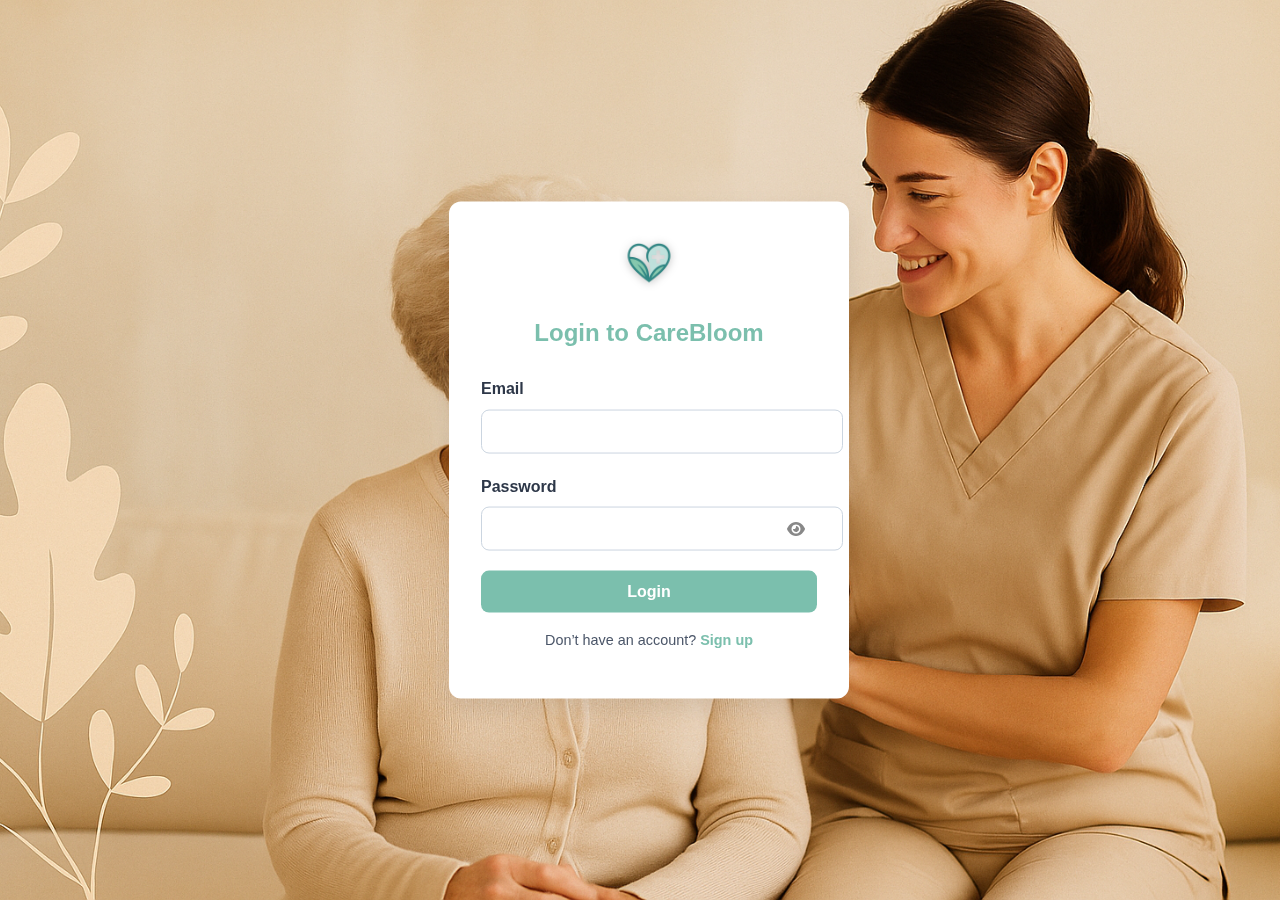
<file: index.html>
<!DOCTYPE html>
<html lang="en">
 <head>
  <meta charset="utf-8"/>
  <meta content="width=device-width, initial-scale=1.0" name="viewport"/>
  <meta content="CareBloom - Your care matters, we're here to help." name="description"/>
  <meta content="care, caregiving, support, health, community, resources" name="keywords"/>
  <title>
   CareBloom
  </title>
  <link href="https://fonts.googleapis.com/css2?family=Poppins:wght@500;600&amp;display=swap" rel="stylesheet"/>
  <link href="https://cdnjs.cloudflare.com/ajax/libs/font-awesome/5.15.4/css/all.min.css" rel="stylesheet"/>
  <link href="style.css" rel="stylesheet"/>
  <style>
   .main-section {
      display: none;
      opacity: 0;
      transform: translateY(20px);
      transition: opacity 0.5s ease, transform 0.5s ease;
    }
    .main-section.active {
      display: block;
      opacity: 1;
      transform: translateY(0);
    }
    .video-wrapper {
      position: relative;
      padding-bottom: 56.25%;
      height: 0;
      overflow: hidden;
      border-radius: 12px;
      box-shadow: 0 4px 12px rgba(0, 0, 0, 0.1);
      margin-top: 4rem;
    }
    .video-wrapper iframe {
      position: absolute;
      top: 0;
      left: 0;
      width: 100%;
      height: 100%;
      border: none;
    }
    .quote-section {
      margin-top: 3rem;
      text-align: center;
    }
    .quote-section blockquote {
      font-size: 1.2rem;
      font-style: italic;
      color: var(--text-color);
    }
    .quote-section cite {
      display: block;
      margin-top: 0.5rem;
      font-size: 0.95rem;
      color: #718096;
    }
    .hamburger-menu {
      display: none;
      flex-direction: column;
      gap: 5px;
      cursor: pointer;
    }
    .hamburger-menu .bar {
      width: 25px;
      height: 3px;
      background-color: var(--text-color);
      border-radius: 2px;
      transition: all 0.3s ease;
    }
    @media (max-width: 768px) {
      .menu-links {
        display: none;
        flex-direction: column;
        background-color: var(--bg-color);
        position: absolute;
        top: 70px;
        right: 20px;
        padding: 1rem;
        border-radius: 10px;
        box-shadow: 0 4px 8px rgba(0,0,0,0.1);
        z-index: 1000;
      }
      .menu-links.open {
        display: flex !important;
      }
      .hamburger-menu {
        display: flex;
      }
    }
  </style>
 </head>
 <body>
  <header>
   <div class="logo-container">
    <img alt="CareBloom Logo" class="logo-img" src="carebloom.lightmode.png"/>
    <span class="brand-name">
     CareBloom
    </span>
   </div>
   <nav id="navbar">
    <div aria-expanded="false" aria-label="Toggle navigation" class="hamburger-menu" id="hamburger-menu">
     <div class="bar">
     </div>
     <div class="bar">
     </div>
     <div class="bar">
     </div>
    </div>
    <div class="menu-links">
     <a class="nav-link" data-section="home" href="#">
      <i class="fas fa-home">
      </i>
      Home
     </a>
     <a class="nav-link" href="Resources.html">
      <i class="fas fa-book">
      </i>
      Resources
     </a>
     <a class="nav-link" href="community.html">
      <i class="fas fa-users">
      </i>
      Community
     </a>
     <a class="nav-link" href="Stories.html">
      <i class="fas fa-comment-dots">
      </i>
      Stories
     </a>
     <a class="nav-link" href="contact.html">
      <i class="fas fa-envelope">
      </i>
      Contact Us
     </a>
     <a class="logout-link" href="#" id="logout-link">
      <i class="fas fa-sign-out-alt">
      </i>
      Logout
     </a>
    </div>
    <button class="btn-toggle" id="dark-mode-toggle">
     🌙
    </button>
   </nav>
  </header>
  <main>
   <section class="hero main-section fade-in" id="home">
    <div class="hero-content slide-in">
     <h1>
      Welcome to CareBloom
     </h1>
     <p>
      Your Care Matters. We&rsquo;re Here to Help 🌿
     </p>
     <button class="btn-primary pulse" id="start-btn">
      Start Your Journey
     </button>
    </div>
    <div class="section" style="margin-top: 4rem;">
     <h2>
      About CareBloom
     </h2>
     <p>
      CareBloom is your safe space for care, healing, and connection. Whether you're a caregiver or seeking support, we're here for you every step of the way.
     </p>
     <div class="cards" style="margin-top: 2rem;">
      <div class="card fade-slide fade-delay-1">
       <i class="fas fa-hand-holding-heart" style="color: #10b981;">
       </i>
       <h3>
        Supportive Community
       </h3>
       <p>
        Connect with others who understand your journey and are ready to help.
       </p>
      </div>
      <div class="card fade-slide fade-delay-2">
       <i class="fas fa-book-medical" style="color: #2563eb;">
       </i>
       <h3>
        Trusted Resources
       </h3>
       <p>
        Access guides, tips, and expert advice tailored for caregivers.
       </p>
      </div>
      <div class="card fade-slide fade-delay-3">
       <i class="fas fa-seedling" style="color: #a3e635;">
       </i>
       <h3>
        Growth &amp; Wellness
       </h3>
       <p>
        Discover ways to take care of your emotional and physical health.
       </p>
      </div>
     </div>
    </div>
    <div class="section" style="margin-top: 4rem;">
     <h2>
      A Day in the Life of a Caregiver
     </h2>
     <p>
      Watch heartfelt stories and experiences from real caregivers.
     </p>
     <div class="video-wrapper">
      <iframe allowfullscreen="" frameborder="0" src="https://www.youtube.com/embed/7EICZGYYSVU" title="Caregiver Video">
      </iframe>
     </div>
    </div>
    <div class="section" style="margin-top: 4rem;">
     <h2>
      Why Choose CareBloom?
     </h2>
     <ul style="text-align: left; max-width: 800px; margin: 1.5rem auto 0; line-height: 1.8;">
      <li>
       ✅ Personalized resources tailored to caregivers' needs
      </li>
      <li>
       ✅ Safe, inclusive community space for connection
      </li>
      <li>
       ✅ Regular updates, webinars, and expert Q&amp;A
      </li>
      <li>
       ✅ Easy-to-navigate interface with dark mode support
      </li>
     </ul>
    </div>
    <div class="section" style="margin-top: 4rem;">
     <h2>
      Caregiver Voices
     </h2>
     <blockquote style="font-style: italic; font-size: 1.1rem; max-width: 700px; margin: 1rem auto; color: #4a5568;">
      &ldquo;CareBloom has truly been a lifeline during my caregiving journey. I&rsquo;ve found a community that understands and supports me every step of the way.&rdquo;
     </blockquote>
     <cite style="display: block; text-align: center; color: #718096;">
      &ndash; Maria L., full-time caregiver
     </cite>
    </div>
    <div class="quote-section section" style="margin-top: 3rem; text-align: center;">
     <blockquote style="font-size: 1.2rem; font-style: italic; color: #4a5568;">
      &ldquo;To care for those who once cared for us is one of the highest honors.&rdquo;
     </blockquote>
     <cite style="display: block; margin-top: 0.5rem; font-size: 0.95rem;">
      &ndash; Tia Walker
     </cite>
    </div>
   </section>
  </main>
  <footer>
   <p>
    &copy; 2025 CareBloom. Nurturing care, every step of the way.
   </p>
  </footer>
  <script src="script.js">
  </script>
 </body>
</html>
</file>
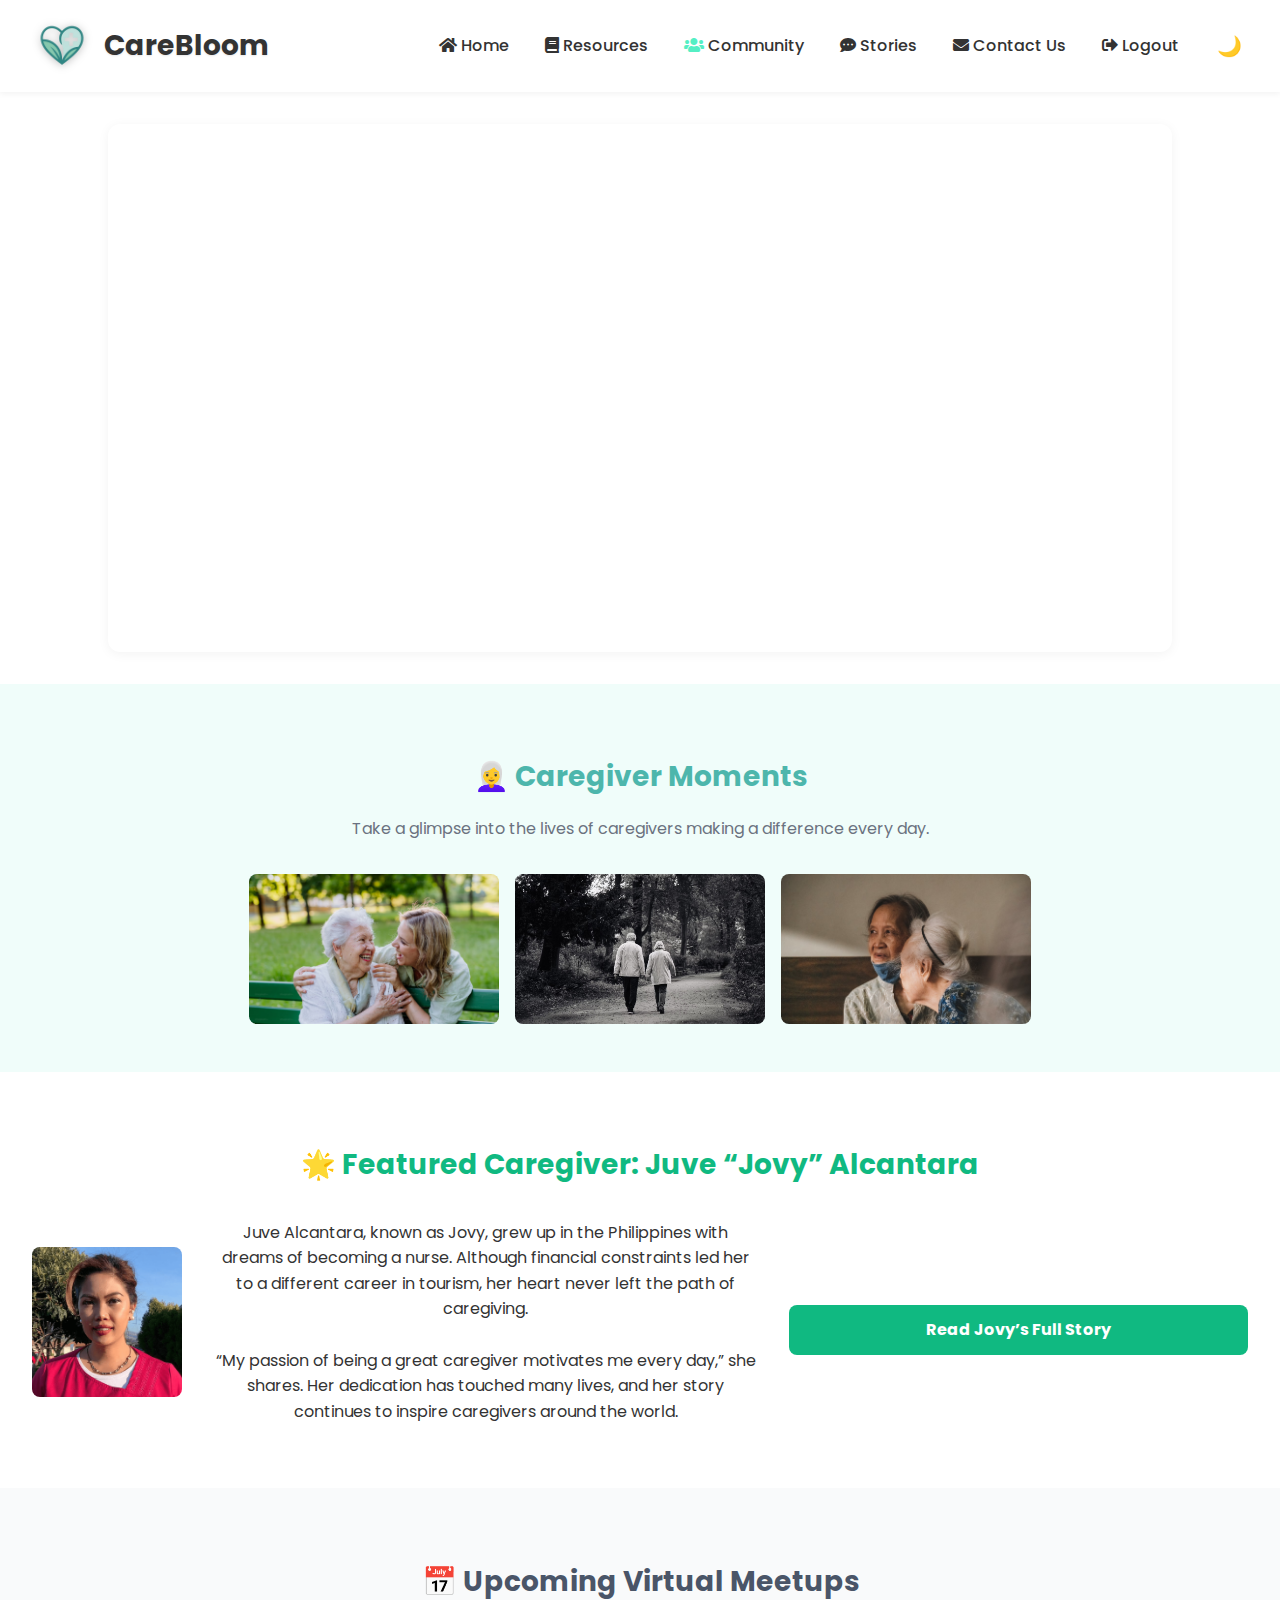
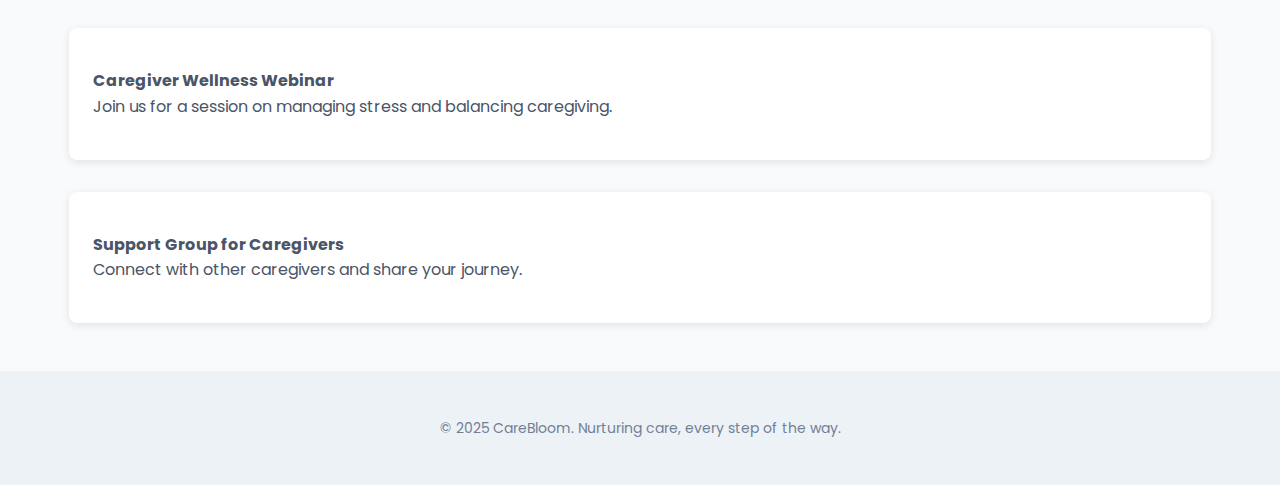
<file: Community.html>
<!DOCTYPE html>
<html lang="en">
<head>
  <meta charset="UTF-8" />
  <meta name="viewport" content="width=device-width, initial-scale=1.0" />
  <meta name="description" content="CareBloom - Connect with the caregiving community." />
  <title>Community - CareBloom</title>
  <link href="https://fonts.googleapis.com/css2?family=Poppins:wght@500;600&display=swap" rel="stylesheet" />
  <link href="https://cdnjs.cloudflare.com/ajax/libs/font-awesome/5.15.4/css/all.min.css" rel="stylesheet" />
  <link href="style.css" rel="stylesheet" />
  <style>
    @keyframes fadeInUp {
      0% {
        opacity: 0;
        transform: translateY(30px);
      }
      100% {
        opacity: 1;
        transform: translateY(0);
      }
    }

    .fade-in-up {
      animation: fadeInUp 0.8s ease forwards;
      opacity: 0;
    }

    .cards .card {
      animation: fadeInUp 0.6s ease forwards;
      opacity: 0;
    }

    .cards .card:nth-child(1) { animation-delay: 0.2s; }
    .cards .card:nth-child(2) { animation-delay: 0.4s; }
    .cards .card:nth-child(3) { animation-delay: 0.6s; }
  </style>
</head>
<body>
  <header>
    <div class="logo-container">
      <img src="carebloom.lightmode.png" alt="CareBloom Logo" class="logo-img">
      <span class="brand-name">CareBloom</span>
    </div>
    <nav id="navbar">
      <div class="hamburger-menu" id="hamburger-menu" aria-label="Toggle navigation" aria-expanded="false">
        <div class="bar"></div>
        <div class="bar"></div>
        <div class="bar"></div>
      </div>
      <div class="menu-links">
        <a href="index.html" class="nav-link"><i class="fas fa-home"></i> Home</a>
        <a href="Resources.html" class="nav-link"><i class="fas fa-book"></i> Resources</a>
        <a href="community.html" class="nav-link active"><i class="fas fa-users"></i> Community</a>
        <a href="Stories.html" class="nav-link"><i class="fas fa-comment-dots"></i> Stories</a>
        <a href="contact.html" class="nav-link"><i class="fas fa-envelope"></i> Contact Us</a>
        <a href="#" id="logout-link" class="logout-link"><i class="fas fa-sign-out-alt"></i> Logout</a>
      </div>
      <button id="dark-mode-toggle" class="btn-toggle">🌙</button>
    </nav>
  </header>

  <main>
    <section class="section main-section active" id="community">
      <h2 class="fade-in-up">Community</h2>
      <p class="fade-in-up">Connect with fellow caregivers and share your journey.</p>
      <div class="cards">
        <article class="card">
          <i class="fas fa-hands-helping"></i>
          <h3>Peer Support</h3>
          <p>Share your stories and find encouragement from other caregivers.</p>
        </article>
        <article class="card">
          <i class="fas fa-users"></i>
          <h3>Care Circles</h3>
          <p>Form or join small groups to exchange advice and support.</p>
        </article>
        <article class="card">
          <i class="fas fa-calendar-alt"></i>
          <h3>Events & Meetups</h3>
          <p>Join virtual meetups and events curated for caregivers.</p>
        </article>
      </div>
    </section>
  
<!-- Caregiver Image Gallery Section -->
<section class="caregiver-gallery">
  <h2>👩‍🦳 Caregiver Moments</h2>
  <p>Take a glimpse into the lives of caregivers making a difference every day.</p>
  <div class="gallery-images">
    <img src="caregiver-1.jpg" alt="Caregiver Image 1">
    <img src="caregiver-2.jpg" alt="Caregiver Image 2">
    <img src="caregiver-3.jpg" alt="Caregiver Image 3">
  </div>
</section>


<!-- Featured Caregiver Story Section -->
<section class="featured-caregiver">
  <h2>🌟 Featured Caregiver: Juve “Jovy” Alcantara</h2>
  <div class="caregiver-story">
    <img src="juve.png" alt="Jovy Alcantara" class="caregiver-image">
    <p>
      Juve Alcantara, known as Jovy, grew up in the Philippines with dreams of becoming a nurse. Although financial constraints led her to a different career in tourism, her heart never left the path of caregiving.
      <br><br>
      “My passion of being a great caregiver motivates me every day,” she shares. Her dedication has touched many lives, and her story continues to inspire caregivers around the world.
    </p>
    <a href="https://www.championthechallenges.org/my-passion-of-being-a-great-caregiver-motivates-me-every-day/" class="btn-primary" target="_blank">
      Read Jovy’s Full Story
    </a>
  </div>
</section>


<!-- Upcoming Events Section -->
<section class="upcoming-events">
  <h2>📅 Upcoming Virtual Meetups</h2>
  <div class="event-list">
    <div class="event-item">
      <p><strong>Caregiver Wellness Webinar</strong><br>Join us for a session on managing stress and balancing caregiving.</p>
    </div>
    <div class="event-item">
      <p><strong>Support Group for Caregivers</strong><br>Connect with other caregivers and share your journey.</p>
    </div>
  </div>
</section>

</main>

  <footer>
    <p>&copy; 2025 CareBloom. Nurturing care, every step of the way.</p>
  </footer>

  <script src="script.js"></script>
</body>
</html>
</file>
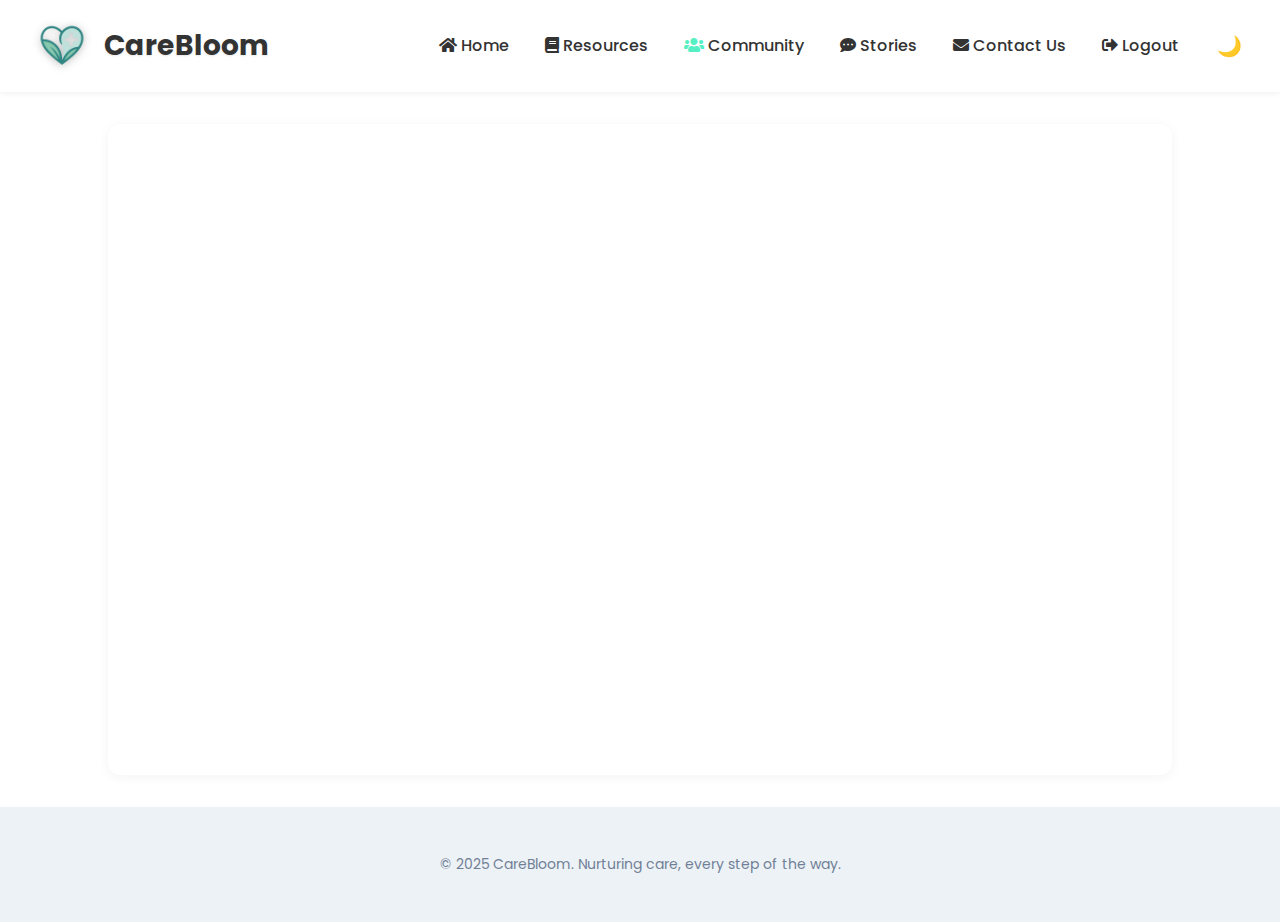
<file: contact.html>
<!DOCTYPE html>
<html lang="en">
<head>
  <meta charset="UTF-8" />
  <meta name="viewport" content="width=device-width, initial-scale=1.0" />
  <meta name="description" content="CareBloom - Contact Us" />
  <title>Contact Us - CareBloom</title>
  <link href="https://fonts.googleapis.com/css2?family=Poppins:wght@500;600&display=swap" rel="stylesheet" />
  <link href="https://cdnjs.cloudflare.com/ajax/libs/font-awesome/5.15.4/css/all.min.css" rel="stylesheet" />
  <link href="style.css" rel="stylesheet" />
  <style>
    @keyframes fadeInUp {
      0% { opacity: 0; transform: translateY(30px); }
      100% { opacity: 1; transform: translateY(0); }
    }
    .fade-in-up {
      animation: fadeInUp 0.8s ease forwards;
      opacity: 0;
    }
    .contact-form {
      animation: fadeInUp 1s ease forwards;
      opacity: 0;
    }
  </style>
</head>
<body>
  <header>
    <div class="logo-container">
      <img src="carebloom.lightmode.png" alt="CareBloom Logo" class="logo-img" />
      <span class="brand-name">CareBloom</span>
    </div>
    <nav id="navbar">
      <div class="hamburger-menu" id="hamburger-menu" aria-label="Toggle navigation" aria-expanded="false">
        <div class="bar"></div>
        <div class="bar"></div>
        <div class="bar"></div>
      </div>
      <div class="menu-links">
        <a href="index.html" class="nav-link"><i class="fas fa-home"></i> Home</a>
        <a href="Resources.html" class="nav-link"><i class="fas fa-book"></i> Resources</a>
        <a href="community.html" class="nav-link"><i class="fas fa-users"></i> Community</a>
        <a href="Stories.html" class="nav-link"><i class="fas fa-comment-dots"></i> Stories</a>
        <a href="contact.html" class="nav-link active"><i class="fas fa-envelope"></i> Contact Us</a>
        <a href="#" class="logout-link" id="logout-link"><i class="fas fa-sign-out-alt"></i> Logout</a>
      </div>
      <button id="dark-mode-toggle" class="btn-toggle">🌙</button>
    </nav>
  </header>

  <main>
    <section class="section main-section active" id="contact">
      <h2 class="fade-in-up">Contact Us</h2>
      <p class="fade-in-up">If you have any questions or feedback, feel free to reach out to us!</p>
      <form action="#" class="contact-form" method="POST">
        <div class="form-group">
          <input id="name" name="name" placeholder=" " required="" type="text" />
          <label for="name">Your Name</label>
        </div>
        <div class="form-group">
          <input id="email" name="email" placeholder=" " required="" type="email" />
          <label for="email">Your Email</label>
        </div>
        <div class="form-group">
          <textarea id="message" name="message" placeholder=" " required=""></textarea>
          <label for="message">Your Message</label>
        </div>
        <button class="btn-primary" type="submit">Send Message</button>
      </form>
    </section>
  </main>

  <footer>
    <p>&copy; 2025 CareBloom. Nurturing care, every step of the way.</p>
  </footer>

  <script src="script.js"></script>
</body>
</html>
</file>
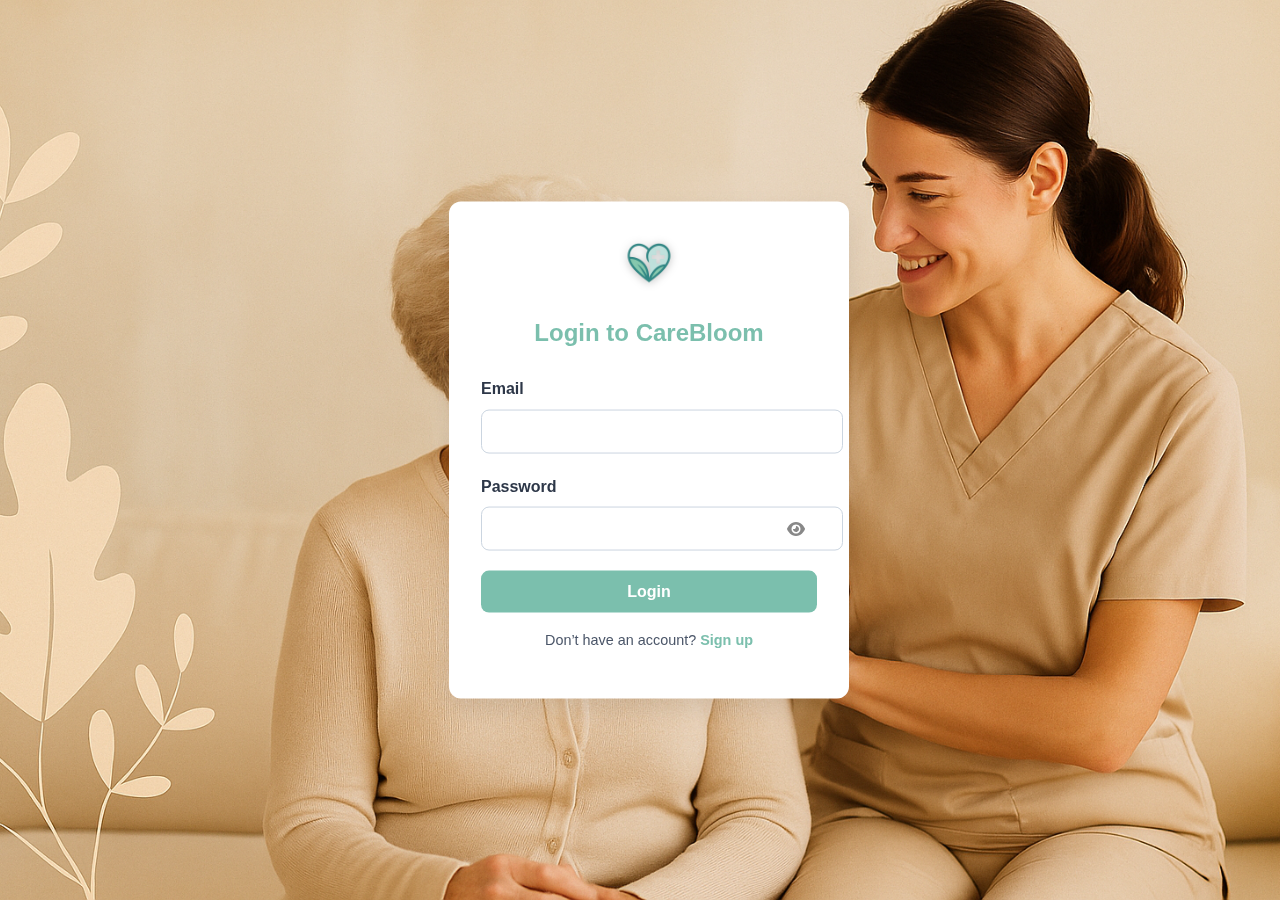
<file: login.html>
<!DOCTYPE html>
<html lang="en">
<head>
  <meta charset="UTF-8" />
  <meta name="viewport" content="width=device-width, initial-scale=1.0"/>
  <title>CareBloom Login</title>
  <link rel="stylesheet" href="style.css" />
  <link href="https://cdnjs.cloudflare.com/ajax/libs/font-awesome/6.4.0/css/all.min.css" rel="stylesheet">
</head>
<body class="login-body">

  <div class="login-container">
    <div class="login-box">
      <div class="logo">
        <img src="carebloom.lightmode.png" alt="CareBloom Logo" class="logo-img" />
      </div>
      <h2>Login to CareBloom</h2>

      <form id="login-form">
        <div class="input-group">
          <label for="email">Email</label>
          <input type="email" id="email" required />
          <div id="email-error" class="status-message error"></div>
        </div>

        <div class="input-group">
          <label for="password">Password</label>
          <div style="position: relative;">
            <input type="password" id="password" required />
            <i class="fas fa-eye toggle-password" onclick="togglePassword('password', this)" style="position: absolute; top: 50%; right: 12px; transform: translateY(-50%);"></i>
          </div>
          <div id="password-error" class="status-message error"></div>
        </div>

        <button type="submit" class="btn-primary">Login</button>

        <div id="login-success" class="status-message success">Login successful!</div>
        <div id="login-error" class="status-message error">Wrong credentials. Please try again.</div>

        <p class="signup-link">Don’t have an account? <a href="signup.html">Sign up</a></p>
      </form>
    </div>
  </div>

  <script src="login.js"></script>
</body>
</html>
</file>
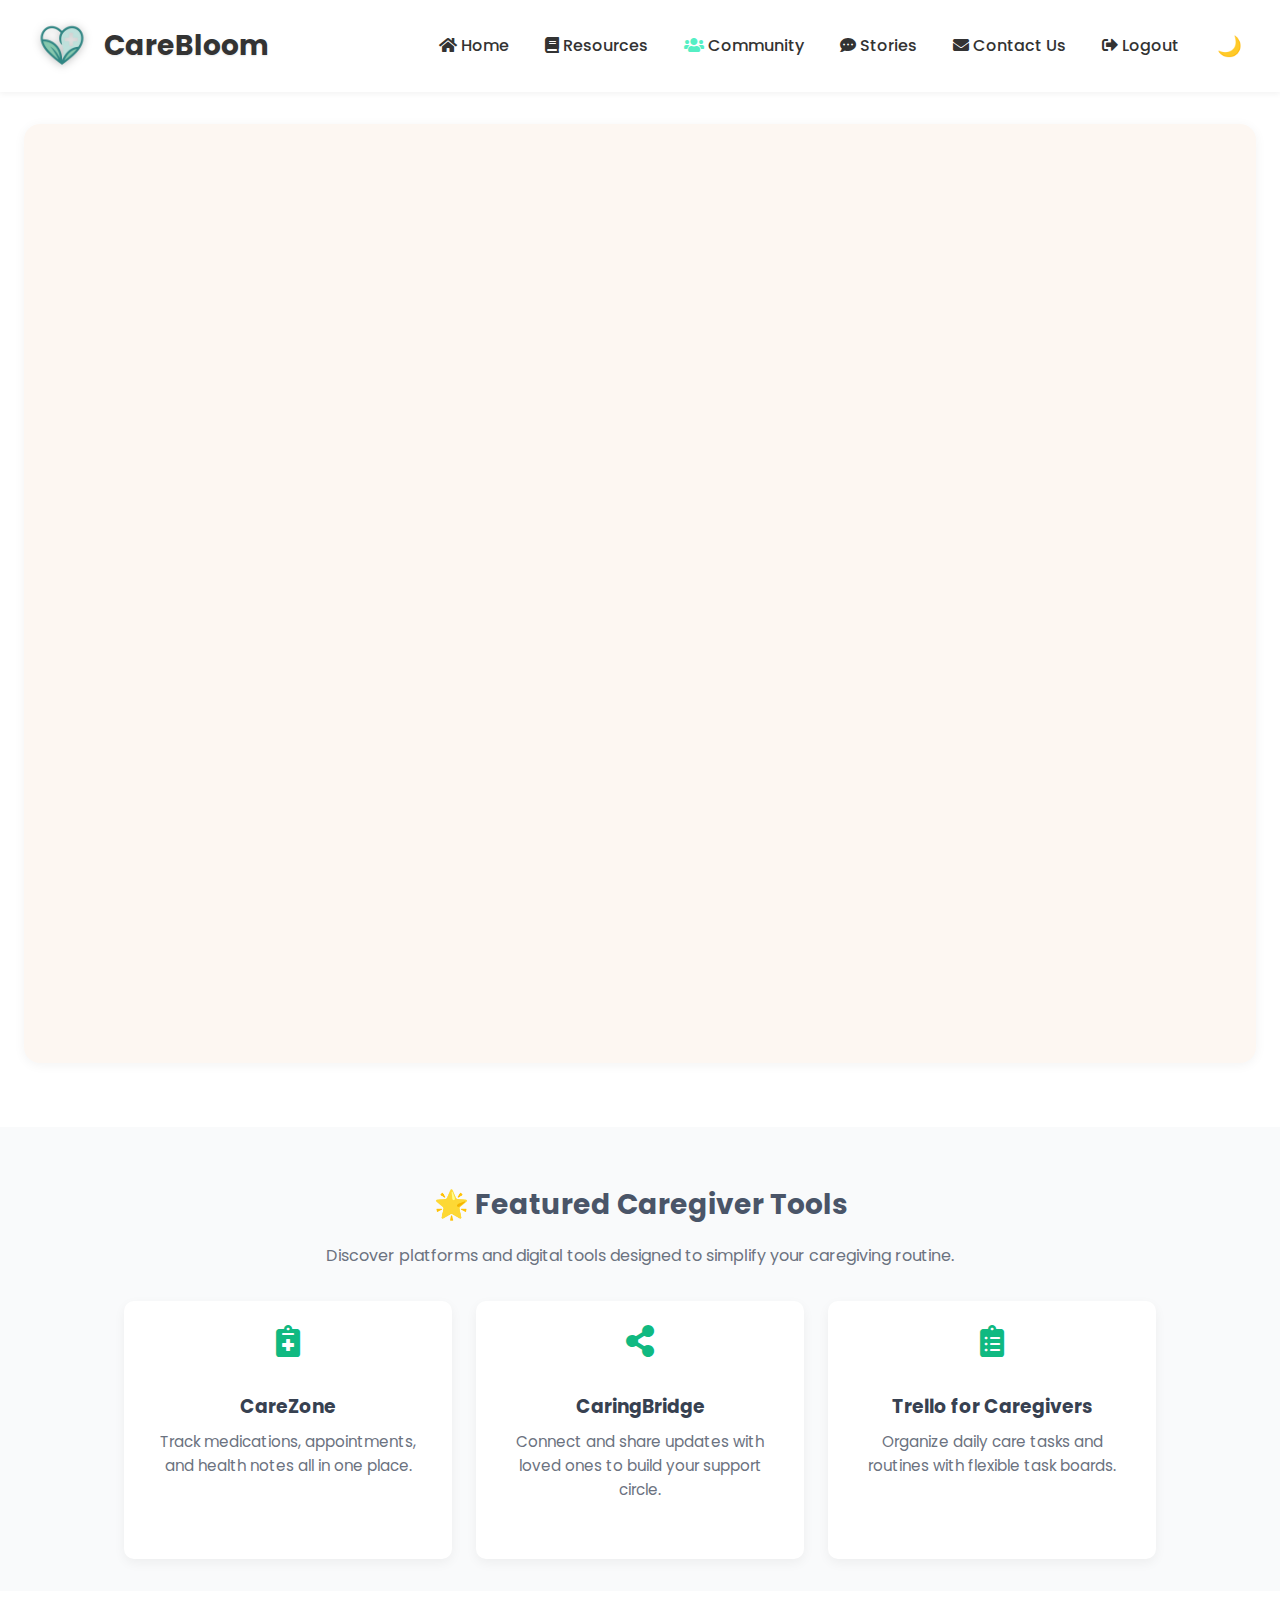
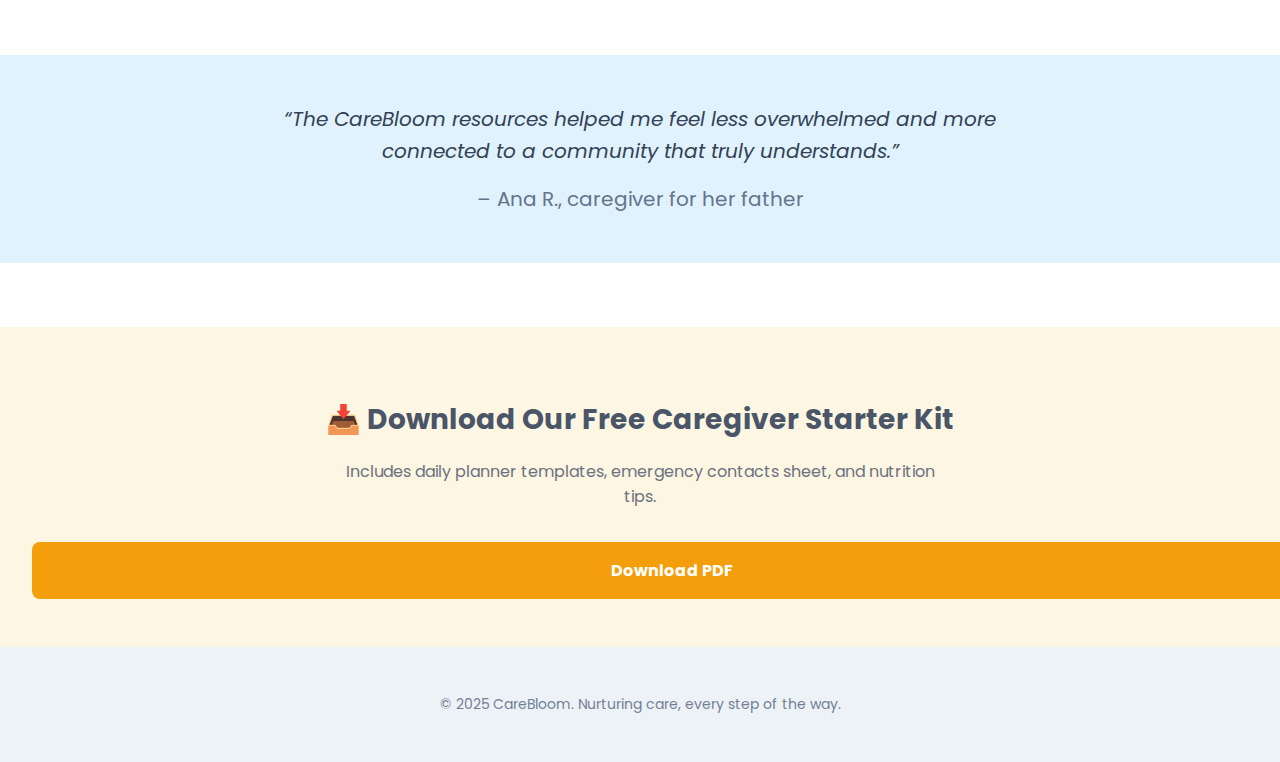
<file: Resources.html>
<!DOCTYPE html>
<html lang="en">
<head>
  <meta charset="utf-8" />
  <meta name="viewport" content="width=device-width, initial-scale=1.0" />
  <meta name="description" content="CareBloom - Helpful caregiving resources." />
  <title>Resources - CareBloom</title>
  <link href="https://fonts.googleapis.com/css2?family=Poppins:wght@500;600&display=swap" rel="stylesheet" />
  <link href="https://cdnjs.cloudflare.com/ajax/libs/font-awesome/5.15.4/css/all.min.css" rel="stylesheet" />
  <link href="style.css" rel="stylesheet" />
  <style>
    @keyframes fadeInUp {
      0% {
        opacity: 0;
        transform: translateY(30px);
      }
      100% {
        opacity: 1;
        transform: translateY(0);
      }
    }

    .fade-in-up {
      animation: fadeInUp 0.8s ease forwards;
      opacity: 0;
    }

    .cards .card {
      animation: fadeInUp 0.6s ease forwards;
      opacity: 0;
    }

    .cards .card:nth-child(1) { animation-delay: 0.2s; }
    .cards .card:nth-child(2) { animation-delay: 0.4s; }
    .cards .card:nth-child(3) { animation-delay: 0.6s; }
    .cards .card:nth-child(4) { animation-delay: 0.8s; }
    .cards .card:nth-child(5) { animation-delay: 1s; }
    .cards .card:nth-child(6) { animation-delay: 1.2s; }
  </style>
</head>
<body>
  <header>
    <div class="logo-container">
      <img src="carebloom.lightmode.png" alt="CareBloom Logo" class="logo-img" />
      <span class="brand-name">CareBloom</span>
    </div>
    <nav id="navbar">
      <div class="hamburger-menu" id="hamburger-menu" aria-label="Toggle navigation" aria-expanded="false">
        <div class="bar"></div>
        <div class="bar"></div>
        <div class="bar"></div>
      </div>
      <div class="menu-links">
        <a href="index.html" class="nav-link"><i class="fas fa-home"></i> Home</a>
        <a href="Resources.html" class="nav-link active"><i class="fas fa-book"></i> Resources</a>
        <a href="community.html" class="nav-link"><i class="fas fa-users"></i> Community</a>
        <a href="Stories.html" class="nav-link"><i class="fas fa-comment-dots"></i> Stories</a>
        <a href="contact.html" class="nav-link"><i class="fas fa-envelope"></i> Contact Us</a>
        <a href="#" class="logout-link" id="logout-link"><i class="fas fa-sign-out-alt"></i> Logout</a>
      </div>
      <button id="dark-mode-toggle" class="btn-toggle">🌙</button>
    </nav>
  </header>

  <main>
    <section class="section main-section active" id="resources">
      <h2 class="fade-in-up">Resources</h2>
      <p class="fade-in-up">Explore helpful resources that can guide you on your caregiving journey.</p>
      <div class="cards">
        <article class="card"><i class="fas fa-heartbeat"></i><h3>Caregiving Tips</h3><p>Learn practical tips for providing the best care to your loved ones.</p></article>
        <article class="card"><i class="fas fa-notes-medical"></i><h3>Health & Wellness</h3><p>Find resources that promote physical and emotional well-being.</p></article>
        <article class="card"><i class="fas fa-gavel"></i><h3>Legal Support</h3><p>Get informed about legal rights and resources for caregivers.</p></article>
        <article class="card"><i class="fas fa-brain"></i><h3>Mental Health</h3><p>Tools and strategies to support mental wellness for both caregivers and their loved ones.</p></article>
        <article class="card"><i class="fas fa-utensils"></i><h3>Nutrition & Diet</h3><p>Find meal planning tips and nutritional guides tailored for various caregiving needs.</p></article>
        <article class="card"><i class="fas fa-users"></i><h3>Support Groups</h3><p>Connect with other caregivers through online and local support communities.</p></article>
      </div>
    </section>
  
<!-- Additional Section: Featured Tools -->
<section class="more-resources">
  <h2>🌟 Featured Caregiver Tools</h2>
  <p>Discover platforms and digital tools designed to simplify your caregiving routine.</p>
  <div class="extra-resource-cards">
    <div class="extra-card">
      <i class="fas fa-notes-medical"></i>
      <h3>CareZone</h3>
      <p>Track medications, appointments, and health notes all in one place.</p>
    </div>
    <div class="extra-card">
      <i class="fas fa-share-alt"></i>
      <h3>CaringBridge</h3>
      <p>Connect and share updates with loved ones to build your support circle.</p>
    </div>
    <div class="extra-card">
      <i class="fas fa-clipboard-list"></i>
      <h3>Trello for Caregivers</h3>
      <p>Organize daily care tasks and routines with flexible task boards.</p>
    </div>
  </div>
</section>

<!-- Additional Section: Testimonial -->
<section class="caregiver-testimonial">
  <blockquote>
    “The CareBloom resources helped me feel less overwhelmed and more connected to a community that truly understands.”<br>
    <cite>– Ana R., caregiver for her father</cite>
  </blockquote>
</section>

<!-- Additional Section: Downloadable Guide -->
<section class="download-kit">
  <h2>📥 Download Our Free Caregiver Starter Kit</h2>
  <p>Includes daily planner templates, emergency contacts sheet, and nutrition tips.</p>
  <a href="caregiver_kit.pdf" class="btn-primary" download>Download PDF</a>
</section>

</main>

  <footer>
    <p>&copy; 2025 CareBloom. Nurturing care, every step of the way.</p>
  </footer>

  <script src="script.js"></script>
</body>
</html>
</file>
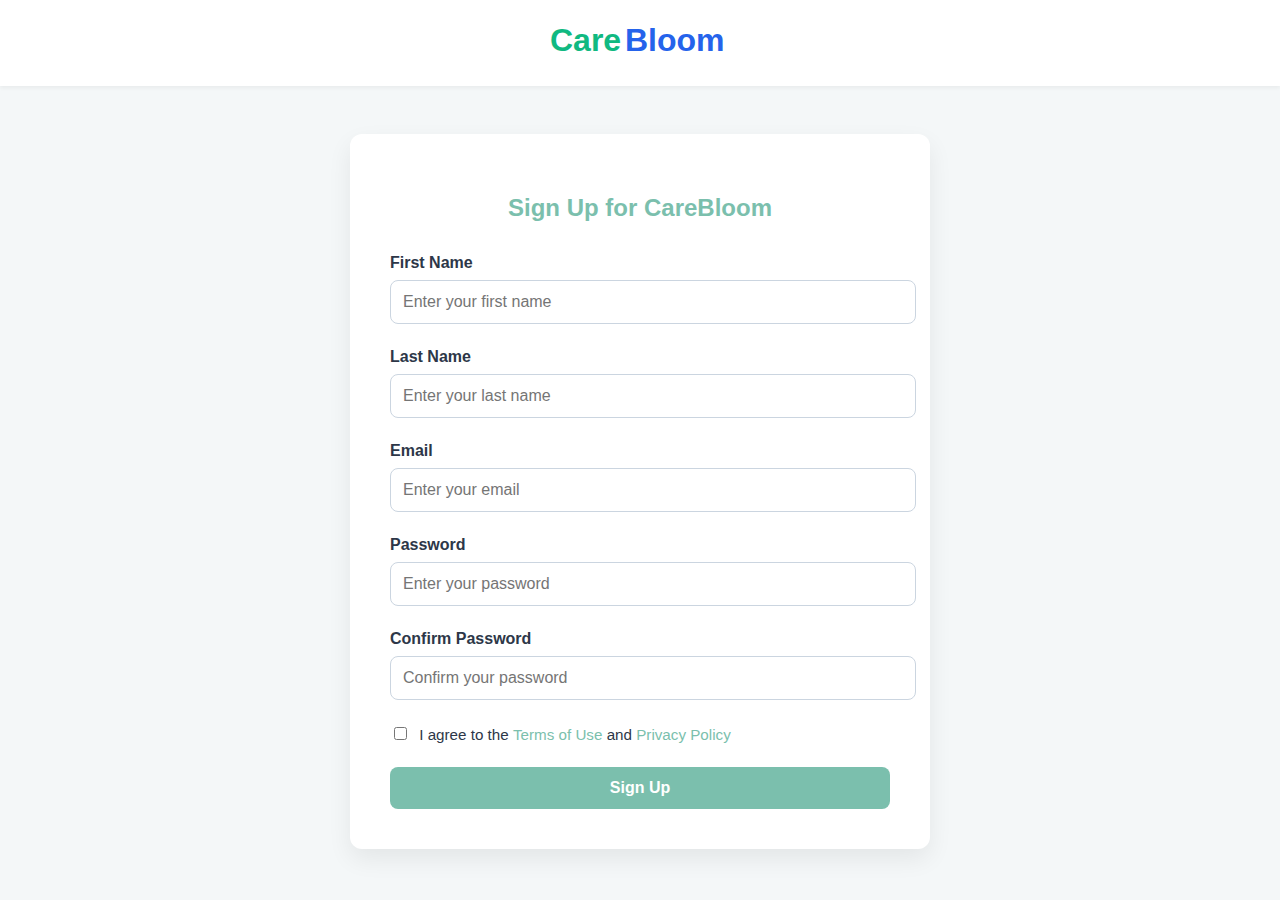
<file: signup.html>
<!DOCTYPE html>
<html lang="en">
<head>
  <meta charset="UTF-8" />
  <meta name="viewport" content="width=device-width, initial-scale=1.0" />
  <title>Sign Up | CareBloom</title>
  <link rel="stylesheet" href="signup.css" />
</head>
<body>
  <header>
    <div class="logo">
      <svg xmlns="http://www.w3.org/2000/svg" viewBox="0 0 200 50" width="200" height="50">
        <text x="10" y="35" font-family="Inter, sans-serif" font-size="32" font-weight="700" fill="#10b981">Care</text>
        <text x="85" y="35" font-family="Inter, sans-serif" font-size="32" font-weight="700" fill="#2563eb">Bloom</text>
      </svg>
    </div>
  </header>

  <section class="auth-section">
    <h2>Sign Up for CareBloom</h2>
    <form id="signup-form">
      <div class="input-group">
        <label for="first-name">First Name</label>
        <input type="text" id="first-name" required placeholder="Enter your first name" />
        <small id="first-name-error" class="error-message"></small>
      </div>

      <div class="input-group">
        <label for="last-name">Last Name</label>
        <input type="text" id="last-name" required placeholder="Enter your last name" />
        <small id="last-name-error" class="error-message"></small>
      </div>

      <div class="input-group">
        <label for="email">Email</label>
        <input type="email" id="email" required placeholder="Enter your email" />
        <small id="email-error" class="error-message"></small>
      </div>

      <div class="input-group">
        <label for="password">Password</label>
        <input type="password" id="password" required placeholder="Enter your password" />
        <i id="toggle-icon-password" class="fa fa-eye-slash" onclick="togglePassword('password')"></i>
        <small id="password-error" class="error-message"></small>
      </div>

      <div class="input-group">
        <label for="confirm-password">Confirm Password</label>
        <input type="password" id="confirm-password" required placeholder="Confirm your password" />
        <small id="confirm-password-error" class="error-message"></small>
      </div>

      <div class="checkbox-group">
        <label for="terms" class="terms-label">
          <input type="checkbox" id="terms" />
          I agree to the <a href="#">Terms of Use</a> and <a href="#">Privacy Policy</a>
        </label>
        <small id="terms-error" class="error-message"></small>
      </div>

      <button type="submit" class="btn-primary">Sign Up</button>
    </form>
  </section>

  <script src="signup.js"></script>
</body>
</html>
</file>
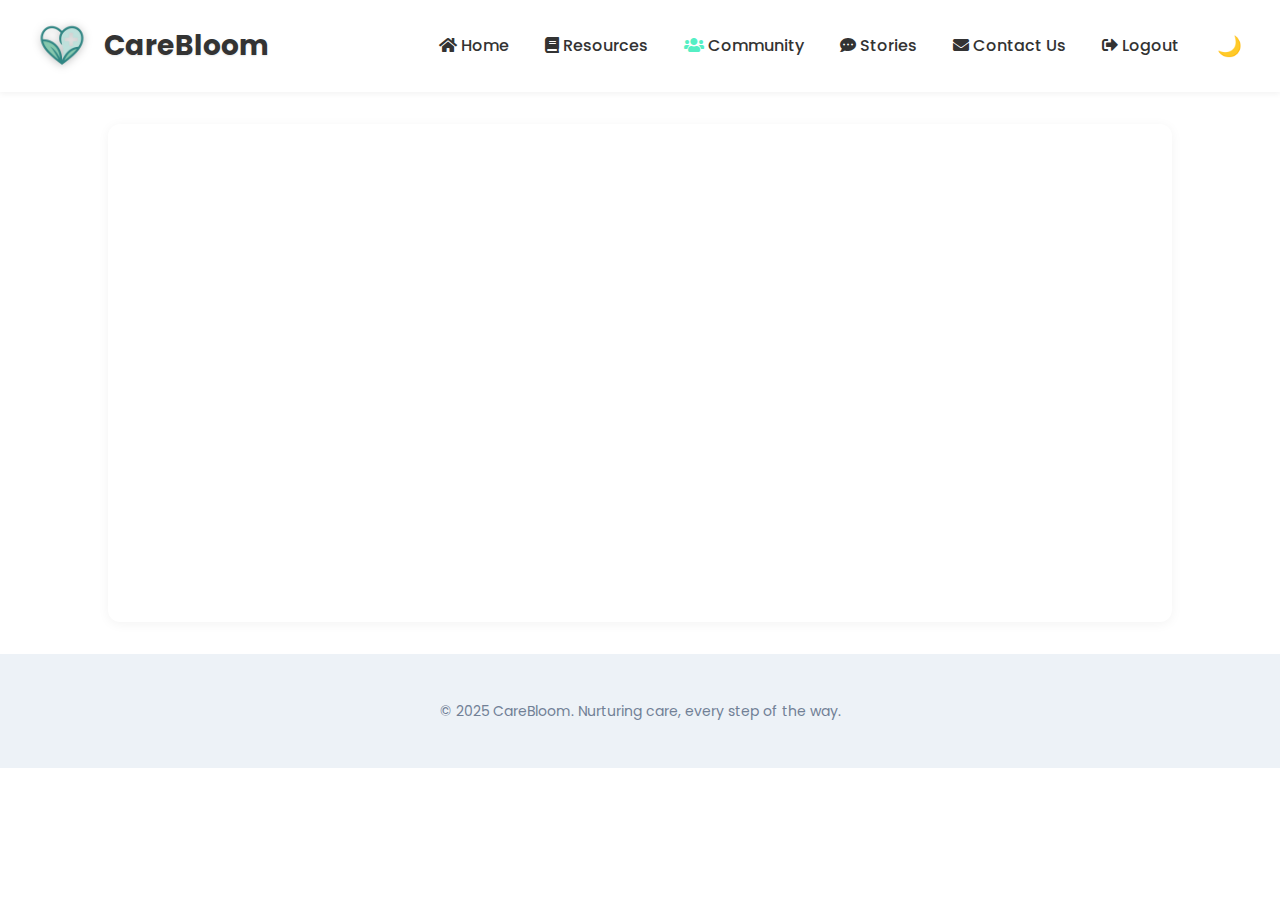
<file: Stories.html>
<!DOCTYPE html>
<html lang="en">
<head>
  <meta charset="UTF-8" />
  <meta name="viewport" content="width=device-width, initial-scale=1.0" />
  <meta name="description" content="CareBloom - Stories from real caregivers." />
  <title>Stories - CareBloom</title>
  <link href="https://fonts.googleapis.com/css2?family=Poppins:wght@500;600&display=swap" rel="stylesheet" />
  <link href="https://cdnjs.cloudflare.com/ajax/libs/font-awesome/5.15.4/css/all.min.css" rel="stylesheet" />
  <link href="style.css" rel="stylesheet" />
  <style>
    @keyframes fadeInUp {
      0% { opacity: 0; transform: translateY(30px); }
      100% { opacity: 1; transform: translateY(0); }
    }
    .fade-in-up {
      animation: fadeInUp 0.8s ease forwards;
      opacity: 0;
    }
    .cards .card {
      animation: fadeInUp 0.6s ease forwards;
      opacity: 0;
    }
    .cards .card:nth-child(1) { animation-delay: 0.2s; }
    .cards .card:nth-child(2) { animation-delay: 0.4s; }
    .cards .card:nth-child(3) { animation-delay: 0.6s; }
  </style>
</head>
<body>
  <header>
    <div class="logo-container">
      <img src="carebloom.lightmode.png" alt="CareBloom Logo" class="logo-img" />
      <span class="brand-name">CareBloom</span>
    </div>
    <nav id="navbar">
      <div class="hamburger-menu" id="hamburger-menu" aria-label="Toggle navigation" aria-expanded="false">
        <div class="bar"></div>
        <div class="bar"></div>
        <div class="bar"></div>
      </div>
      <div class="menu-links">
        <a href="index.html" class="nav-link"><i class="fas fa-home"></i> Home</a>
        <a href="Resources.html" class="nav-link"><i class="fas fa-book"></i> Resources</a>
        <a href="community.html" class="nav-link active"><i class="fas fa-users"></i> Community</a>
        <a href="Stories.html" class="nav-link"><i class="fas fa-comment-dots"></i> Stories</a>
        <a href="contact.html" class="nav-link"><i class="fas fa-envelope"></i> Contact Us</a>
        <a href="#" class="logout-link" id="logout-link"><i class="fas fa-sign-out-alt"></i> Logout</a>
      </div>
      <button id="dark-mode-toggle" class="btn-toggle">🌙</button>
    </nav>
  </header>

  <main>
    <section class="section main-section active" id="stories">
      <h2 class="fade-in-up">Caregiver Stories</h2>
      <p class="fade-in-up">Read heartwarming and inspiring experiences from caregivers around the world.</p>
      <div class="cards">
        <article class="card">
          <h3>Maria's Journey</h3>
          <p>"CareBloom gave me hope when I felt alone. Sharing my story helped me heal and connect."</p>
        </article>
        <article class="card">
          <h3>David's Dedication</h3>
          <p>"Being a caregiver to my mother has taught me patience, strength, and love beyond measure."</p>
        </article>
        <article class="card">
          <h3>Anna & Her Sister</h3>
          <p>"We navigated our family's challenges together — and CareBloom was there to support us."</p>
        </article>
      </div>
    </section>
  </main>

  <footer>
    <p>&copy; 2025 CareBloom. Nurturing care, every step of the way.</p>
  </footer>

  <script src="script.js"></script>
</body>
</html>
</file>
<file: style.css>
:root {
  --bg-color: #f8fafc;
  --text-color: #2d3748;
  --primary-color: #7bbfad;
  --button-bg: #7bbfad;
  --button-hover: #64a89d;
}

body.dark-mode {
  --bg-color: #121212;
  --text-color: #e5e5e5;
  --primary-color: #2563eb;
  --button-bg: #2563eb;
  --button-hover: #1e40af;
}

/* Smooth transitions */
* {
  transition: background-color 0.3s ease, color 0.3s ease, border-color 0.3s ease;
}

body {
  font-family: 'Poppins', sans-serif;
  background-color: var(--bg-color);
  color: var(--text-color);
  line-height: 1.6;
  margin: 0;
}

/* Header */
header {
  background-color: var(--bg-color);
  box-shadow: 0 2px 6px rgba(0,0,0,0.05);
  padding: 1rem 2rem;
  display: flex;
  justify-content: space-between;
  align-items: center;
}

/* Logo and Brand */
.logo-container {
  display: flex;
  align-items: center;
  gap: 0.75rem;
}

.logo-img {
  width: 60px;
  height: 60px;
  object-fit: contain;
  transition: filter 0.3s ease;
  filter: drop-shadow(0 1px 4px rgba(0, 0, 0, 0.25));
}

body.dark-mode .logo-img {
  filter: brightness(1.2) drop-shadow(0 1px 4px rgba(255, 255, 255, 0.2));
}

.brand-name {
  font-weight: 700;
  font-size: 1.75rem;
  color: var(--text-color);
  font-family: 'Poppins', sans-serif;
  transition: color 0.3s ease;
  text-shadow: 0 1px 2px rgba(0, 0, 0, 0.1);
}

/* Navigation */
nav {
  display: flex;
  align-items: center;
  gap: 1rem;
}

.menu-links a {
  text-decoration: none;
  padding: 0.5rem 1rem;
  border-radius: 8px;
  font-weight: 500;
  color: var(--text-color);
}

.menu-links a:hover {
  background-color: #fbcfe8;
  color: #1a202c;
}

.btn-toggle {
  background: none;
  border: none;
  font-size: 1.25rem;
  cursor: pointer;
}

/* Hero Section */
.hero {
  background: linear-gradient(to right, #a7d8c9, #c3dafe);
  padding: 5rem 2rem;
  text-align: center;
  color: var(--text-color);
}

.hero h1 {
  font-size: 2.5rem;
  margin-bottom: 1rem;
}

.hero p {
  font-size: 1.25rem;
  margin-bottom: 2rem;
}

.btn-primary {
  background-color: var(--button-bg);
  color: white;
  border: none;
  padding: 1rem 2rem;
  border-radius: 0.5rem;
  font-weight: 600;
  cursor: pointer;
  transition: background-color 0.3s ease, transform 0.3s ease;
}

.btn-primary:hover {
  background-color: var(--button-hover);
  transform: translateY(-2px);
  box-shadow: 0 4px 12px rgba(0,0,0,0.1);
}

.btn-primary:focus {
  outline: 2px solid #2563eb;
  outline-offset: 2px;
}

/* Sections */
.section {
  background-color: var(--bg-color);
  padding: 3rem 2rem;
  margin: 2rem auto;
  max-width: 1000px;
  border-radius: 12px;
  box-shadow: 0 2px 12px rgba(0,0,0,0.05);
  text-align: center;
}

/* Cards */
.cards {
  display: grid;
  grid-template-columns: repeat(auto-fit, minmax(250px, 1fr));
  gap: 2rem;
  margin-top: 2rem;
}

.card {
  background: white;
  border-radius: 12px;
  padding: 2rem;
  text-align: center;
  box-shadow: 0 4px 10px rgba(0, 0, 0, 0.05);
  transition: transform 0.3s ease, box-shadow 0.3s ease;
  width: 100%;
  max-width: 100%;
  box-sizing: border-box;
  word-wrap: break-word;
  overflow-wrap: break-word;
  display: flex;
  flex-direction: column;
  justify-content: space-between;
  height: 100%;
}

.card:hover {
  transform: scale(1.03);
  box-shadow: 0 8px 20px rgba(0, 0, 0, 0.1);
}

.card i {
  font-size: 2.5rem;
  margin-bottom: 1rem;
}

.card h3 {
  color: var(--primary-color);
}

/* Remaining styles unchanged */


/* Contact Form */
.contact-form {
  display: grid;
  grid-template-columns: 1fr;
  gap: 1rem;
  max-width: 600px;
  margin: 2rem auto 0;
  background-color: var(--bg-color);
  padding: 2rem;
  border-radius: 0.75rem;
  box-shadow: 0 4px 12px rgba(0,0,0,0.08);
}

.contact-form .form-group {
  position: relative;
}

.contact-form input,
.contact-form textarea {
  width: 100%;
  padding: 1rem 0.75rem;
  font-size: 1rem;
  border: 1px solid #ccc;
  border-radius: 8px;
  background-color: #fff;
  color: var(--text-color);
  outline: none;
}

.contact-form label {
  position: absolute;
  left: 0.75rem;
  top: 1rem;
  font-size: 1rem;
  color: #718096;
  pointer-events: none;
  transition: 0.2s ease all;
}

.contact-form input:focus + label,
.contact-form input:not(:placeholder-shown) + label,
.contact-form textarea:focus + label,
.contact-form textarea:not(:placeholder-shown) + label {
  top: -0.5rem;
  left: 0.6rem;
  background: var(--bg-color);
  padding: 0 0.3rem;
  font-size: 0.75rem;
  color: var(--primary-color);
}

.contact-form textarea {
  resize: vertical;
  min-height: 120px;
}

body.dark-mode .contact-form {
  background-color: #1e1e1e;
  box-shadow: 0 4px 12px rgba(255,255,255,0.05);
}

body.dark-mode .contact-form input,
body.dark-mode .contact-form textarea {
  background-color: #2a2a2a;
  color: var(--text-color);
  border-color: #444;
}

body.dark-mode .contact-form label {
  color: #aaa;
}

body.dark-mode .contact-form input:focus + label,
body.dark-mode .contact-form input:not(:placeholder-shown) + label,
body.dark-mode .contact-form textarea:focus + label,
body.dark-mode .contact-form textarea:not(:placeholder-shown) + label {
  background-color: #1e1e1e;
  color: var(--primary-color);
}

body.dark-mode .contact-form button {
  background-color: var(--button-bg);
}

body.dark-mode .contact-form button:hover {
  background-color: var(--button-hover);
}

/* Footer */
footer {
  text-align: center;
  background-color: #edf2f7;
  padding: 2rem;
  font-size: 0.875rem;
  color: #718096;
}

/* Dark Mode Overrides */
body.dark-mode .section,
body.dark-mode .card {
  background-color: #1e1e1e;
  color: var(--text-color);
}

body.dark-mode .card h3,
body.dark-mode .card p,
body.dark-mode .section h2,
body.dark-mode .section p {
  color: var(--text-color);
}

/* Animations */
.fade-in {
  opacity: 0;
  transform: translateY(10px);
  animation: fadeIn 0.8s forwards;
}

@keyframes fadeIn {
  to {
    opacity: 1;
    transform: translateY(0);
  }
}

/* Responsive */
@media (max-width: 768px) {
  .logo-container {
    flex-direction: column;
    align-items: flex-start;
    gap: 0.25rem;
  }

  .cards {
    flex-direction: column;
    align-items: center;
  }

  .hero h1 {
    font-size: 2rem;
  }

  .hero p {
    font-size: 1rem;
  }

  .card {
    width: 100%;
  }

  nav {
    flex-direction: column;
  }
}

.login-body {
  background: url('background-image.png') no-repeat center center fixed;
  background-size: cover;
  font-family: 'Poppins', sans-serif;
  margin: 0;
  padding: 0;
  display: flex;
  align-items: center;
  justify-content: center;
  height: 100vh;
}

.login-container {
  position: fixed;
  top: 50%;
  left: 50%;
  transform: translate(-50%, -50%);
  width: 100%;
  max-width: 400px;
  padding: 2rem;
  z-index: 10;
}

.login-box {
  background-color: #ffffff;
  padding: 2rem;
  border-radius: 12px;
  box-shadow: 0 10px 25px rgba(0, 0, 0, 0.08);
  position: relative;
  left: 09px;
}

.login-box .logo {
  display: flex;
  justify-content: center;
  margin-bottom: 1rem;
}

.logo-img {
  height: 60px;
  object-fit: contain;
}

.login-box h2 {
  text-align: center;
  color: #7bbfad;
  margin-bottom: 1.5rem;
}

.input-group {
  margin-bottom: 1.25rem;
  position: relative;
}

.input-group label {
  display: block;
  font-weight: 600;
  margin-bottom: 0.5rem;
  color: #2d3748;
}

.input-group input {
  width: 100%;
  padding: 0.75rem;
  font-size: 1rem;
  border: 1px solid #cbd5e0;
  border-radius: 8px;
  background-color: #fff;
  color: #2d3748;
  transition: border-color 0.3s;
}

.input-group input:focus {
  border-color: #7bbfad;
  outline: none;
}

.toggle-password {
  position: absolute;
  top: 38px;
  right: 12px;
  cursor: pointer;
  color: #999;
}

.btn-primary {
  width: 100%;
  padding: 0.75rem;
  background-color: #7bbfad;
  color: #fff;
  border: none;
  border-radius: 8px;
  font-weight: 600;
  font-size: 1rem;
  cursor: pointer;
  transition: background-color 0.3s ease;
}

.btn-primary:hover {
  background-color: #64a89d;
}

.signup-link {
  margin-top: 1rem;
  text-align: center;
  font-size: 0.9rem;
  color: #4a5568;
}

.signup-link a {
  color: #7bbfad;
  text-decoration: none;
  font-weight: 600;
}

.signup-link a:hover {
  text-decoration: underline;
}

/* Dark Mode Support for Login */
body.dark-mode .login-box {
  background-color: #1e1e1e;
}

body.dark-mode .input-group input {
  background-color: #2a2a2a;
  color: #e5e5e5;
  border-color: #444;
}

body.dark-mode .input-group label {
  color: #ccc;
}

body.dark-mode .btn-primary {
  background-color: #2563eb;
}

body.dark-mode .btn-primary:hover {
  background-color: #1e40af;
}

/* ====== FIXED DARK MODE STYLES ====== */
body.dark-mode nav {
  background-color: #1f1f1f;
}

body.dark-mode footer {
  background-color: #1f1f1f;
  color: #aaa;
}

body.dark-mode .hero {
  background: linear-gradient(to right, #1e1e1e, #2a2a2a);
  color: #e5e5e5;
}

body.dark-mode .btn-primary {
  background-color: #3b82f6;
  color: white;
}

body.dark-mode .btn-primary:hover {
  background-color: #1e40af;
}

body.dark-mode .menu-links a {
  color: #e5e5e5;
}

body.dark-mode .menu-links a:hover {
  background-color: #333;
  color: #fff;
}

/* ====== FIXED HAMBURGER MENU ====== */
.menu-links.open {
  display: flex !important;
  flex-direction: column;
}

/* Additional dark mode fix for Contact Us visibility */
body.dark-mode #contact h2,
body.dark-mode #contact p {
  color: var(--text-color); /* white-ish */
}

body.dark-mode #contact .btn-primary {
  background-color: var(--button-bg);
  color: white;
}

body.dark-mode #contact .btn-primary:hover {
  background-color: var(--button-hover);
}

body.dark-mode #contact {
  background-color: #1f1f1f;
  color: #e5e5e5;
}

body.dark-mode #contact h2,
body.dark-mode #contact p {
  color: #e5e5e5;
}

body.dark-mode .contact-form {
  background-color: #121212;
  box-shadow: 0 4px 10px rgba(0, 0, 0, 0.4);
}

body.dark-mode .contact-form label {
  color: #e5e5e5;
}

body.dark-mode .contact-form input,
body.dark-mode .contact-form textarea {
  background-color: #1e1e1e;
  color: #f3f3f3;
  border: 1px solid #444;
}

body.dark-mode .contact-form input::placeholder,
body.dark-mode .contact-form textarea::placeholder {
  color: #aaa;
}

body.dark-mode .contact-form button {
  background-color: #2563eb;
  color: #fff;
}

body.dark-mode .contact-form button:hover {
  background-color: #1d4ed8;
}

@media (max-width: 768px) {
  header {
    flex-wrap: wrap;
  }

  .logo-container {
    flex-direction: row;
    align-items: center;
    gap: 0.5rem;
  }

  .brand-name {
    font-size: 1.5rem;
  }
}

.status-message {
  display: none;
  margin-top: 1rem;
  text-align: center;
  padding: 0.75rem 1rem;
  border-radius: 8px;
  font-weight: 600;
  font-size: 0.95rem;
  transition: all 0.3s ease;
}

.status-message.success {
  background-color: #d1fae5;
  color: #065f46;
}

.status-message.error {
  background-color: #fee2e2;
  color: #b91c1c;
}

body.dark-mode .status-message.success {
  background-color: #14532d;
  color: #bbf7d0;
}

body.dark-mode .status-message.error {
  background-color: #7f1d1d;
  color: #fecaca;
}

.status-message {
  display: none;
  margin-top: 1rem;
  text-align: center;
  padding: 0.75rem 1rem;
  border-radius: 8px;
  font-weight: 600;
  font-size: 0.95rem;
  transition: all 0.3s ease;
}

.status-message.success {
  background-color: #d1fae5;
  color: #065f46;
}

.status-message.error {
  background-color: #fee2e2;
  color: #b91c1c;
}

/* Dark Mode Overrides */
body.dark-mode .status-message.success {
  background-color: #14532d;
  color: #bbf7d0;
}

body.dark-mode .status-message.error {
  background-color: #7f1d1d;
  color: #fecaca;
}

/* === Show Password Icon === */
.toggle-password {
  cursor: pointer;
  color: #888;
  font-size: 1rem;
}

body.dark-mode .toggle-password {
  color: #ccc;
}

@media (max-width: 480px) {
  .login-container {
    padding: 1.5rem;
    width: 90%;
  }
}

:root {
  --text-color: #333;
  --bg-color: #fff;
  --primary-color: #10b981;
}

/* ... (your full original styles here) ... */

/* ================= Animations ================= */

/* Fade in & slide up */
@keyframes fadeSlideUp {
  0% {
    opacity: 0;
    transform: translateY(30px);
  }
  100% {
    opacity: 1;
    transform: translateY(0);
  }
}

/* Staggered fade-slide animation */
.fade-slide {
  opacity: 0;
  transform: translateY(30px);
  animation: fadeSlideUp 0.8s ease-out forwards;
}

.fade-delay-1 {
  animation-delay: 0.2s;
}
.fade-delay-2 {
  animation-delay: 0.4s;
}
.fade-delay-3 {
  animation-delay: 0.6s;
}
.fade-delay-4 {
  animation-delay: 0.8s;
}

/* Button hover animation */
.btn-primary {
  transition: background-color 0.3s ease, transform 0.3s ease;
}

.btn-primary:hover {
  transform: translateY(-2px);
  box-shadow: 0 4px 12px rgba(0,0,0,0.1);
}

/* Card animation */
.card {
  transition: transform 0.3s ease, box-shadow 0.3s ease;
}

.card:hover {
  transform: translateY(-5px);
  box-shadow: 0 10px 20px rgba(0,0,0,0.1);
}

/* Contact form inputs */
input, textarea {
  transition: border-color 0.3s ease, box-shadow 0.3s ease;
}

input:focus, textarea:focus {
  border-color: var(--primary-color);
  box-shadow: 0 0 5px rgba(16, 185, 129, 0.2);
}

#resources {
  background-color: #fdf7f2; /* soft pastel */
  padding: 4rem 1rem;
  border-radius: 1rem;
  margin: 2rem auto;
  max-width: 1200px;
}

.cards {
  display: grid;
  grid-template-columns: repeat(auto-fit, minmax(250px, 1fr));
  gap: 2rem;
}

.card {
  background: white;
  border-radius: 12px;
  padding: 2rem;
  text-align: center;
  box-shadow: 0 4px 10px rgba(0, 0, 0, 0.05);
  transition: transform 0.3s ease, box-shadow 0.3s ease;
}

.card:hover {
  transform: scale(1.03);
  box-shadow: 0 8px 20px rgba(0, 0, 0, 0.1);
}

.card i {
  font-size: 2.5rem;
  margin-bottom: 1rem;
}

/* Optional icon colors – softer palette */
.fa-heartbeat { color: #00b894; }
.fa-notes-medical { color: #0984e3; }
.fa-gavel { color: #a29bfe; }
.fa-brain { color: #e84393; }
.fa-utensils { color: #fab1a0; }
.fa-users { color: #55efc4; }

/* Hamburger style */
.hamburger-menu {
  display: none;
  flex-direction: column;
  gap: 5px;
  cursor: pointer;
}

.hamburger-menu .bar {
  width: 25px;
  height: 3px;
  background-color: var(--text-color);
  border-radius: 2px;
  transition: all 0.3s ease;
}

/* Show hamburger and hide nav links on mobile */
@media (max-width: 768px) {
  .menu-links {
    display: none;
    flex-direction: column;
    background-color: var(--bg-color);
    position: absolute;
    top: 70px;
    right: 20px;
    padding: 1rem;
    border-radius: 10px;
    box-shadow: 0 4px 8px rgba(0,0,0,0.1);
    z-index: 1000;
  }

  .menu-links.open {
    display: flex !important;
  }

  .hamburger-menu {
    display: flex;
  }
}

nav i {
  color: var(--text-color); /* matches your theme */
  transition: color 0.3s ease, transform 0.3s ease;
}

/* Stylish hover effect */
nav a:hover i {
  color: #4ef0c3; /* pastel mint/green */
  transform: scale(1.2); /* subtle zoom-in */
}

fade-in {
  animation: fadeIn 1s ease-in-out forwards;
  opacity: 0;
}

@keyframes fadeIn {
  to {
    opacity: 1;
  }
}

.slide-in {
  animation: slideIn 1s ease-out forwards;
  transform: translateY(20px);
  opacity: 0;
}

@keyframes slideIn {
  to {
    transform: translateY(0);
    opacity: 1;
  }
}

.pulse:hover {
  animation: pulse 1s infinite;
}

@keyframes pulse {
  0% { transform: scale(1); }
  50% { transform: scale(1.05); }
  100% { transform: scale(1); }
}

.fade-slide {
  opacity: 0;
  transform: translateY(20px);
  animation: fadeSlide 1s forwards;
}

@keyframes fadeSlide {
  to {
    opacity: 1;
    transform: translateY(0);
  }
}

.fade-delay-1 {
  animation-delay: 0.3s;
}
.fade-delay-2 {
  animation-delay: 0.6s;
}
.fade-delay-3 {
  animation-delay: 0.9s;
}

#resources h2,
#resources p {
  color: var(--text-color);
}

/* Kung may light background si #resources pero dark mode ang active */
body.dark-mode #resources {
  background-color: #1e1e1e; /* or any soft dark background */
}

body.dark-mode #resources h2,
body.dark-mode #resources p {
  color: #ffffff; /* o kahit anong bright na pastel-white */
}

.video-wrapper {
  position: relative;
  padding-bottom: 56.25%;
  height: 0;
  overflow: hidden;
  border-radius: 12px;
  box-shadow: 0 4px 12px rgba(0,0,0,0.1);
  margin-top: 1rem;
}

.video-wrapper iframe {
  position: absolute;
  top: 0;
  left: 0;
  width: 100%;
  height: 100%;
  border: none;
}

/* === Quote Section === */
.quote-section {
  margin-top: 3rem;
  text-align: center;
}

.quote-section blockquote {
  font-size: 1.2rem;
  font-style: italic;
  color: var(--text-color);
}

.quote-section cite {
  display: block;
  margin-top: 0.5rem;
  font-size: 0.95rem;
  color: #718096;
}

/* Dark mode support */
body.dark-mode .quote-section blockquote,
body.dark-mode .quote-section cite {
  color: var(--text-color);
  @media (max-width: 768px) {
    nav {
      position: relative;
    }
  
    .hamburger-menu {
      display: flex;
      cursor: pointer;
      position: relative;
      z-index: 1100;
    }
  
    .menu-links {
      display: none;
      flex-direction: column;
      background-color: var(--bg-color);
      position: absolute;
      top: 100%; /* right below the hamburger icon */
      right: 0;
      width: 180px;
      padding: 0.75rem;
      border-radius: 10px;
      box-shadow: 0 4px 8px rgba(0,0,0,0.1);
      z-index: 1000;
    }
  
    .menu-links.open {
      display: flex !important;
    }
  
    .menu-links a {
      padding: 0.5rem 0.75rem;
      text-align: left;
      border-radius: 5px;
      transition: background 0.2s ease;
    }
  
    .menu-links a:hover {
      background-color: rgba(0, 0, 0, 0.05);
    }
  }
}


/* ====== New Sections for Community Page ====== */
.caregiver-gallery {
  background-color: #f0fdfa;
  padding: 3rem 2rem;
  text-align: center;
}

.caregiver-gallery h2 {
  font-size: 1.75rem;
  margin-bottom: 1rem;
  color: #4db6ac;
}

.caregiver-gallery p {
  font-size: 1rem;
  color: #6b7280;
  margin-bottom: 2rem;
  max-width: 700px;
  margin-left: auto;
  margin-right: auto;
}

.gallery-images {
  display: flex;
  justify-content: center;
  gap: 1rem;
}

.gallery-images img {
  width: 250px;
  height: 150px;
  object-fit: cover;
  border-radius: 8px;
}

/* Featured Caregiver Story */
.featured-caregiver {
  background-color: #ffffff;
  padding: 3rem 2rem;
  text-align: center;
}

.featured-caregiver h2 {
  font-size: 1.75rem;
  color: #10b981;
  margin-bottom: 1rem;
}

.featured-caregiver .caregiver-story {
  display: flex;
  justify-content: center;
  gap: 2rem;
  align-items: center;
}

.featured-caregiver .caregiver-image {
  border-radius: 8px;
  width: 150px;
  height: 150px;
  object-fit: cover;
}

.featured-caregiver .btn-primary {
  background-color: #10b981;
  color: white;
  padding: 0.75rem 1.5rem;
  border-radius: 8px;
  text-decoration: none;
  font-weight: bold;
  margin-top: 1rem;
}

.featured-caregiver .btn-primary:hover {
  background-color: #059669;
}

/* Upcoming Events */
.upcoming-events {
  padding: 3rem 2rem;
  background-color: #f9fafb;
  text-align: center;
}

.upcoming-events h2 {
  font-size: 1.75rem;
  color: #4a5568;
  margin-bottom: 1.5rem;
}

.event-list {
  display: flex;
  flex-direction: column;
  gap: 2rem;
}

.event-item {
  background-color: #ffffff;
  padding: 1.5rem;
  border-radius: 8px;
  box-shadow: 0 2px 8px rgba(0,0,0,0.1);
  text-align: left;
  width: 90%;
  margin-left: auto;
  margin-right: auto;
}

.event-item img {
  width: 100%;
  height: 150px;
  object-fit: cover;
  border-radius: 8px;
}

.event-item p {
  color: #4a5568;
  margin-top: 1rem;
}

/* ====== Featured Caregiver Tools Section ====== */
.featured-tools {
  padding: 2rem;
  background-color: #f9fafb;
  border-radius: 10px;
  margin-top: 3rem;
}

.featured-tools h2 {
  font-size: 1.75rem;
  color: #4a5568;
  margin-bottom: 1rem;
}

.featured-tools p {
  font-size: 1rem;
  color: #6b7280;
  margin-bottom: 2rem;
  max-width: 700px;
  margin-left: auto;
  margin-right: auto;
}

.featured-tools .tool-item {
  display: flex;
  align-items: center;
  gap: 1rem;
  padding: 1rem;
  background-color: white;
  border-radius: 8px;
  margin-bottom: 1rem;
  box-shadow: 0 2px 8px rgba(0,0,0,0.1);
}

.featured-tools .tool-item i {
  font-size: 2rem;
  color: #10b981;
}

.featured-tools .tool-item h3 {
  font-size: 1.25rem;
  color: #4a5568;
}

.featured-tools .tool-item p {
  font-size: 1rem;
  color: #718096;
}

.featured-tools .btn-primary {
  display: inline-block;
  padding: 1rem 2rem;
  background-color: #10b981;
  color: white;
  border-radius: 8px;
  font-weight: bold;
  text-align: center;
  margin-top: 2rem;
}

.featured-tools .btn-primary:hover {
  background-color: #059669;
}

/* ====== Download PDF Button ====== */
.download-pdf-btn {
  background-color: #2563eb;
  color: white;
  padding: 1rem 2rem;
  border-radius: 8px;
  font-weight: bold;
  text-align: center;
  display: inline-block;
  margin-top: 2rem;
}

.download-pdf-btn:hover {
  background-color: #1e40af;
}

/* ====== More Resources Section ====== */
.more-resources {
  margin-top: 4rem;
  padding: 2rem;
  background-color: #f9fafb;
  text-align: center;
}

.more-resources h2 {
  font-size: 1.75rem;
  margin-bottom: 1rem;
  color: #4a5568;
}

.more-resources p {
  font-size: 1rem;
  color: #6b7280;
  max-width: 700px;
  margin: 0 auto 2rem auto;
}

.extra-resource-cards {
  display: flex;
  flex-wrap: wrap;
  justify-content: center;
  gap: 1.5rem;
}

.extra-card {
  background-color: #ffffff;
  padding: 1.5rem;
  border-radius: 10px;
  width: 280px;
  text-align: center;
  box-shadow: 0 4px 12px rgba(0, 0, 0, 0.05);
  transition: transform 0.3s ease;
}

.extra-card:hover {
  transform: translateY(-5px);
}

.extra-card i {
  font-size: 2rem;
  color: #10b981;
  margin-bottom: 1rem;
}

.extra-card h3 {
  color: #374151;
  margin-bottom: 0.5rem;
}

.extra-card p {
  font-size: 0.95rem;
  color: #6b7280;
}

/* ====== Caregiver Testimonial Section ====== */
.caregiver-testimonial {
  background-color: #e0f2fe;
  padding: 3rem 2rem;
  text-align: center;
  margin-top: 4rem;
}

.caregiver-testimonial blockquote {
  font-size: 1.25rem;
  font-style: italic;
  color: #334155;
  max-width: 800px;
  margin: 0 auto;
}

.caregiver-testimonial cite {
  display: block;
  margin-top: 1rem;
  color: #64748b;
  font-style: normal;
}

/* ====== Download Kit Section ====== */
.download-kit {
  padding: 3rem 2rem;
  text-align: center;
  background-color: #fdf6e3;
  margin-top: 4rem;
}

.download-kit h2 {
  font-size: 1.75rem;
  margin-bottom: 1rem;
  color: #4a5568;
}

.download-kit p {
  font-size: 1rem;
  color: #6b7280;
  max-width: 600px;
  margin: 0 auto 2rem auto;
}

.download-kit .btn-primary {
  display: inline-block;
  padding: 1rem 2rem;
  background-color: #f59e0b;
  color: white;
  font-weight: bold;
  border-radius: 8px;
  text-decoration: none;
  transition: background-color 0.3s ease;
}

.download-kit .btn-primary:hover {
  background-color: #d97706;
}
</file>
<file: signup.css>
:root {
  --bg-color: #f4f7f8;
  --text-color: #2d3748;
  --primary-color: #7bbfad;
  --accent-color: #64a89d;
  --error-color: #e53e3e;
  --input-bg: #ffffff;
  --input-border: #cbd5e0;
}

body {
  margin: 0;
  padding: 0;
  font-family: 'Poppins', sans-serif;
  background-color: var(--bg-color);
  color: var(--text-color);
}

header {
  padding: 1rem 2rem;
  display: flex;
  align-items: center;
  justify-content: center;
  background-color: #ffffff;
  box-shadow: 0 2px 4px rgba(0,0,0,0.05);
}

.logo-img {
  height: 55px;
  object-fit: contain;
}

.auth-section {
  max-width: 500px;
  margin: 3rem auto;
  background-color: #ffffff;
  padding: 2.5rem;
  border-radius: 12px;
  box-shadow: 0 10px 25px rgba(0, 0, 0, 0.07);
}

.auth-section h2 {
  text-align: center;
  color: var(--primary-color);
  margin-bottom: 2rem;
}

.input-group {
  margin-bottom: 1.5rem;
  position: relative;
}

.input-group label {
  display: block;
  font-weight: 600;
  margin-bottom: 0.5rem;
}

.input-group input {
  width: 100%;
  padding: 0.75rem;
  font-size: 1rem;
  border: 1px solid var(--input-border);
  border-radius: 8px;
  background-color: var(--input-bg);
  color: var(--text-color);
  transition: border-color 0.3s;
}

.input-group input:focus {
  border-color: var(--primary-color);
  outline: none;
}

.toggle-password {
  position: absolute;
  top: 38px;
  right: 12px;
  cursor: pointer;
  color: #999;
}

.checkbox-group {
  display: flex;
  align-items: flex-start;
  margin-bottom: 1.5rem;
  font-size: 0.95rem;
}

.checkbox-group input {
  margin-right: 0.5rem;
}

.terms-label a {
  color: var(--primary-color);
  text-decoration: none;
  font-weight: 500;
}

.terms-label a:hover {
  text-decoration: underline;
}

.btn-primary {
  width: 100%;
  padding: 0.75rem;
  background-color: var(--primary-color);
  color: #fff;
  border: none;
  border-radius: 8px;
  font-weight: 600;
  font-size: 1rem;
  cursor: pointer;
  transition: background-color 0.3s ease;
}

.btn-primary:hover {
  background-color: var(--accent-color);
}

.error-message {
  color: var(--error-color);
  font-size: 0.875rem;
  margin-top: 0.25rem;
}

/* Responsive */
@media (max-width: 480px) {
  .auth-section {
    padding: 1.5rem;
    margin: 2rem 1rem;
  }

  .toggle-password {
    top: 36px;
  }
}


.password-wrapper {
  position: relative;
}

.password-wrapper input {
  width: 100%;
  padding-right: 35px;
}

.password-wrapper i {
  position: absolute;
  right: 10px;
  top: 50%;
  transform: translateY(-50%);
  cursor: pointer;
  color: #888;
}
</file>
